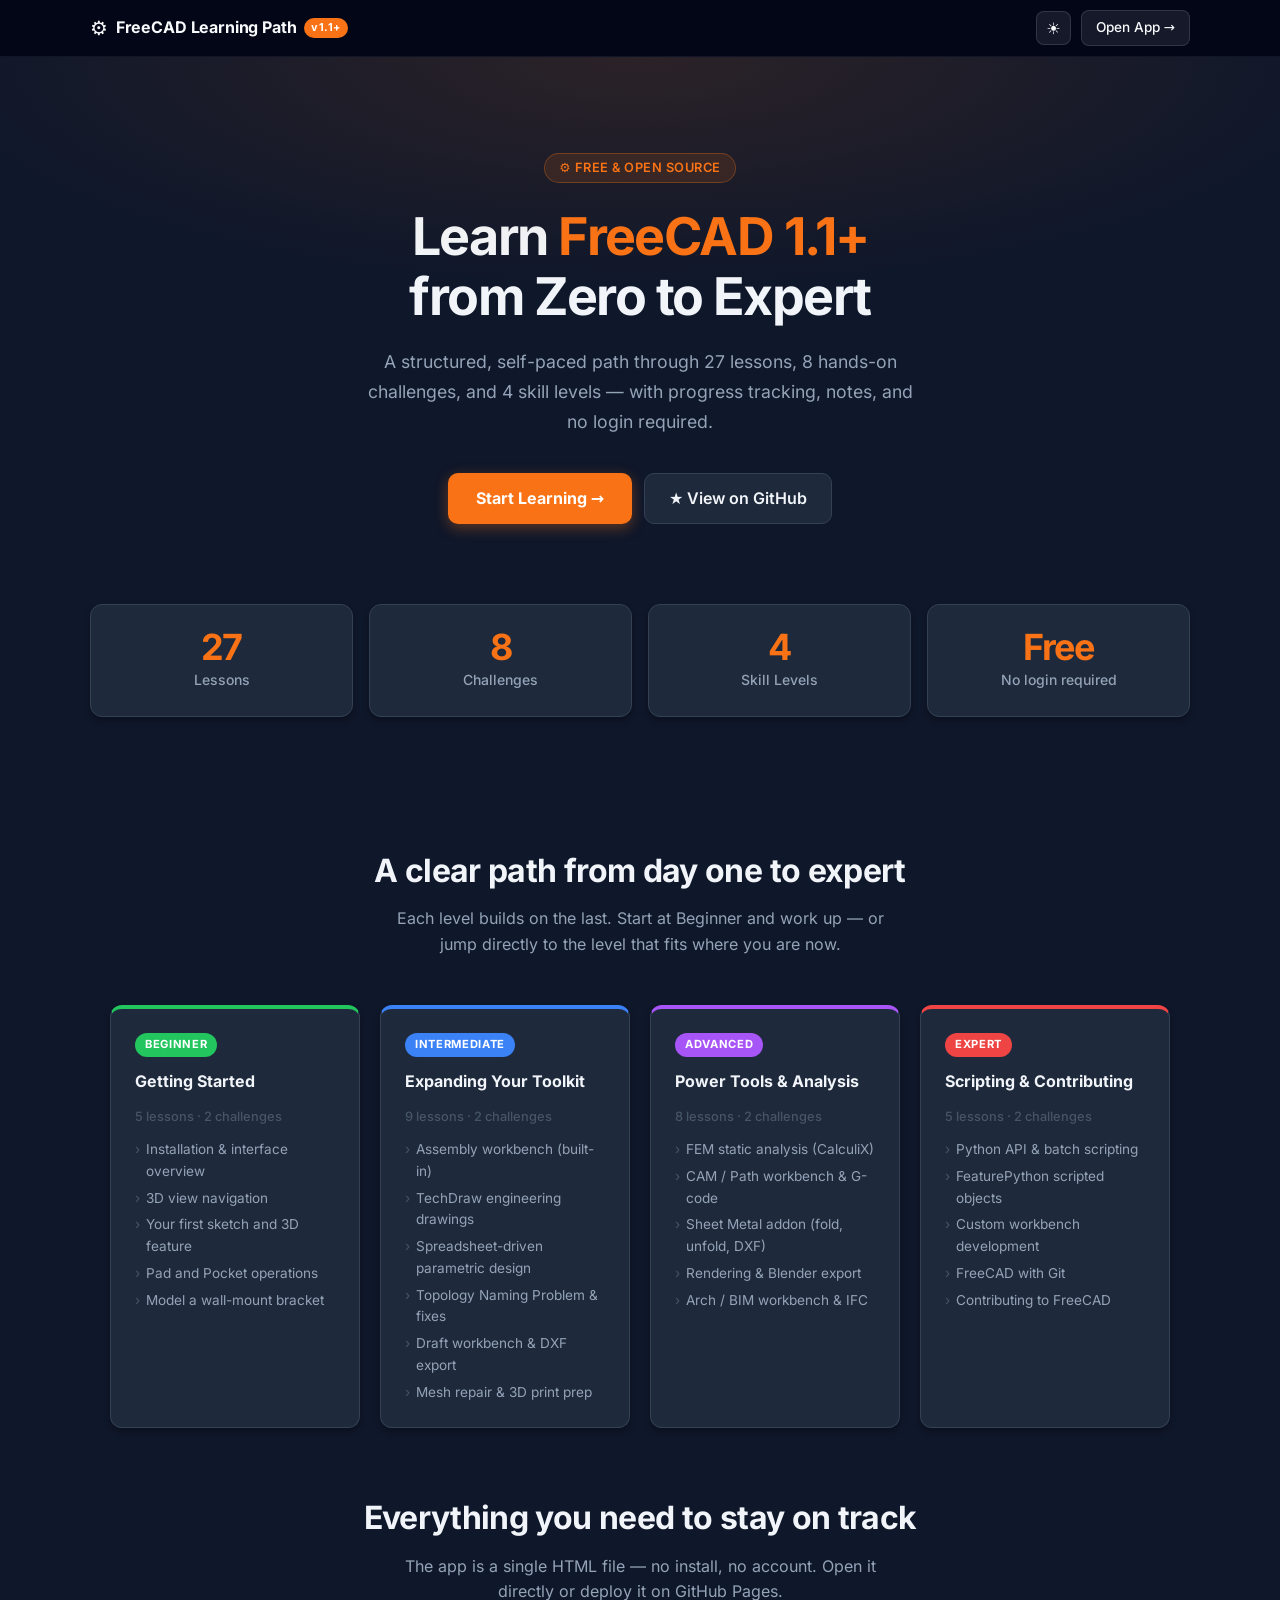
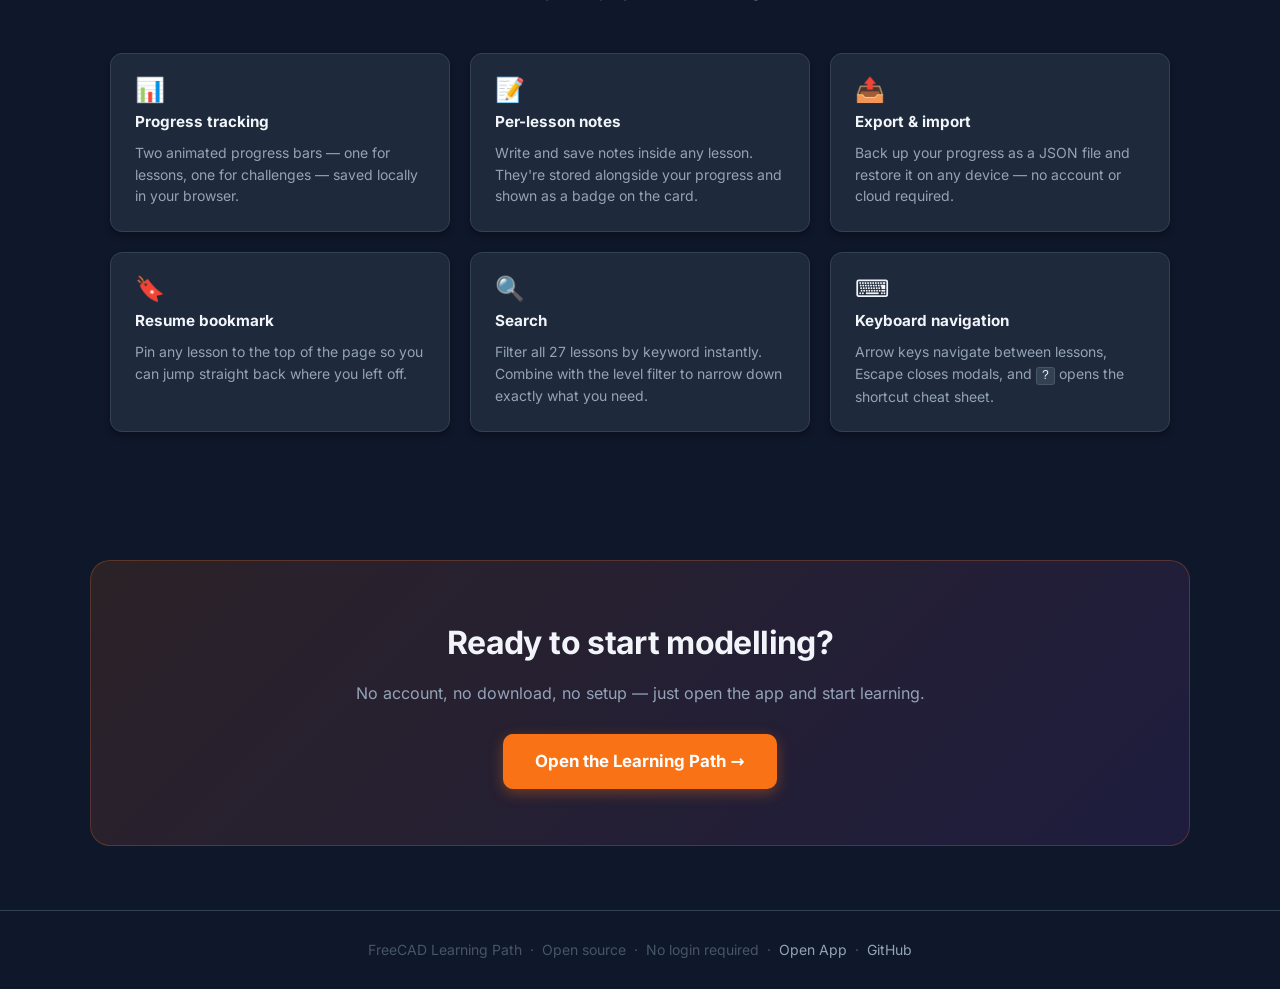
<file: index.html>
<!DOCTYPE html>
<html lang="en" data-theme="dark">
<head>
  <meta charset="UTF-8">
  <meta name="viewport" content="width=device-width, initial-scale=1.0">
  <meta name="description" content="A structured, self-paced FreeCAD learning path from complete beginner to expert. 27 lessons, 8 challenges, 4 skill levels — free and open source.">
  <meta property="og:title" content="FreeCAD Learning Path">
  <meta property="og:description" content="Learn FreeCAD 1.1+ from zero to expert. 27 lessons, 8 challenges, progress tracking, notes, and more — no login required.">
  <meta property="og:type" content="website">
  <title>FreeCAD Learning Path</title>
  <link rel="icon" href="favicon.svg" type="image/svg+xml">
  <script>try{var t=JSON.parse(localStorage.getItem("freecad-lp-v1"));if(t&&t.theme==="light")document.documentElement.setAttribute("data-theme","light");}catch(e){}</script>
  <style>
    /* ── FONTS ─────────────────────────────────────────────────────── */
    @font-face { font-family:'Inter'; font-style:normal; font-weight:400; font-display:swap; src:url('assets/fonts/inter-400.woff2') format('woff2'); }
    @font-face { font-family:'Inter'; font-style:normal; font-weight:500; font-display:swap; src:url('assets/fonts/inter-500.woff2') format('woff2'); }
    @font-face { font-family:'Inter'; font-style:normal; font-weight:600; font-display:swap; src:url('assets/fonts/inter-600.woff2') format('woff2'); }
    @font-face { font-family:'Inter'; font-style:normal; font-weight:700; font-display:swap; src:url('assets/fonts/inter-700.woff2') format('woff2'); }

    /* ── TOKENS ────────────────────────────────────────────────────── */
    :root {
      --orange:      #f97316;
      --orange-dim:  rgba(249,115,22,0.12);
      --orange-dark: #ea6b0a;
      --green:       #22c55e;
      --blue:        #3b82f6;
      --purple:      #a855f7;
      --red:         #ef4444;

      --bg:          #f8fafc;
      --bg-card:     #ffffff;
      --bg-header:   #1e293b;
      --text:        #0f172a;
      --text-2:      #475569;
      --text-3:      #94a3b8;
      --border:      #e2e8f0;

      --font: 'Inter', system-ui, -apple-system, sans-serif;
      --radius: 12px;
      --shadow: 0 4px 6px rgba(0,0,0,0.07), 0 2px 4px rgba(0,0,0,0.05);
      --shadow-lg: 0 10px 24px rgba(0,0,0,0.10);
    }
    [data-theme="dark"] {
      --bg:        #0f172a;
      --bg-card:   #1e293b;
      --bg-header: #020617;
      --text:      #f1f5f9;
      --text-2:    #94a3b8;
      --text-3:    #475569;
      --border:    #334155;
      --shadow:    0 4px 6px rgba(0,0,0,0.30);
      --shadow-lg: 0 10px 24px rgba(0,0,0,0.40);
    }

    /* ── RESET ─────────────────────────────────────────────────────── */
    *, *::before, *::after { box-sizing: border-box; margin: 0; padding: 0; }
    html { scroll-behavior: smooth; }
    body {
      font-family: var(--font);
      font-size: 1rem;
      line-height: 1.6;
      color: var(--text);
      background: var(--bg);
      transition: background 250ms ease, color 250ms ease;
    }
    a { color: var(--orange); text-decoration: none; }
    a:hover { text-decoration: underline; }

    /* ── LAYOUT ────────────────────────────────────────────────────── */
    .wrap { max-width: 1100px; margin: 0 auto; padding: 0 20px; }

    /* ── HEADER ────────────────────────────────────────────────────── */
    .lp-header {
      background: var(--bg-header);
      padding: 0 20px;
      position: sticky;
      top: 0;
      z-index: 50;
      border-bottom: 1px solid rgba(255,255,255,0.06);
    }
    .lp-header-inner {
      max-width: 1100px;
      margin: 0 auto;
      height: 56px;
      display: flex;
      align-items: center;
      justify-content: space-between;
    }
    .lp-brand {
      display: flex;
      align-items: center;
      gap: 8px;
      font-weight: 700;
      font-size: 1rem;
      color: #f8fafc;
      letter-spacing: -0.01em;
    }
    .lp-brand-icon { font-size: 1.25rem; }
    .lp-badge {
      background: var(--orange);
      color: #fff;
      font-size: 0.68rem;
      font-weight: 700;
      padding: 1px 7px;
      border-radius: 9999px;
      letter-spacing: 0.04em;
    }
    .lp-header-actions { display: flex; align-items: center; gap: 10px; }
    .lp-btn-ghost {
      background: rgba(255,255,255,0.08);
      color: #f8fafc;
      border: 1px solid rgba(255,255,255,0.12);
      border-radius: 8px;
      padding: 6px 14px;
      font-size: 0.85rem;
      font-weight: 500;
      cursor: pointer;
      font-family: var(--font);
      transition: background 150ms ease;
      text-decoration: none;
      display: inline-flex;
      align-items: center;
    }
    .lp-btn-ghost:hover { background: rgba(255,255,255,0.15); text-decoration: none; }
    #lpTheme { font-size: 1rem; padding: 6px 9px; }

    /* ── HERO ──────────────────────────────────────────────────────── */
    .hero {
      padding: 96px 20px 80px;
      text-align: center;
      position: relative;
      overflow: hidden;
    }
    .hero::before {
      content: "";
      position: absolute;
      inset: 0;
      background: radial-gradient(ellipse 80% 60% at 50% 0%, rgba(249,115,22,0.12) 0%, transparent 70%);
      pointer-events: none;
    }
    .hero-eyebrow {
      display: inline-flex;
      align-items: center;
      gap: 6px;
      background: var(--orange-dim);
      border: 1px solid rgba(249,115,22,0.3);
      border-radius: 9999px;
      padding: 4px 14px;
      font-size: 0.8rem;
      font-weight: 600;
      color: var(--orange);
      margin-bottom: 24px;
      letter-spacing: 0.04em;
      text-transform: uppercase;
    }
    .hero h1 {
      font-size: clamp(2rem, 5vw, 3.25rem);
      font-weight: 800;
      line-height: 1.15;
      letter-spacing: -0.03em;
      color: var(--text);
      margin-bottom: 20px;
      max-width: 760px;
      margin-left: auto;
      margin-right: auto;
    }
    .hero h1 span { color: var(--orange); }
    .hero-sub {
      font-size: 1.1rem;
      color: var(--text-2);
      max-width: 560px;
      margin: 0 auto 36px;
      line-height: 1.7;
    }
    .hero-ctas {
      display: flex;
      align-items: center;
      justify-content: center;
      gap: 12px;
      flex-wrap: wrap;
    }
    .btn-primary {
      background: var(--orange);
      color: #fff;
      border: none;
      border-radius: 10px;
      padding: 13px 28px;
      font-size: 1rem;
      font-weight: 700;
      cursor: pointer;
      font-family: var(--font);
      text-decoration: none;
      display: inline-flex;
      align-items: center;
      gap: 8px;
      transition: background 150ms ease, transform 150ms ease;
      box-shadow: 0 4px 14px rgba(249,115,22,0.35);
    }
    .btn-primary:hover { background: var(--orange-dark); transform: translateY(-1px); text-decoration: none; }
    .btn-secondary {
      background: var(--bg-card);
      color: var(--text);
      border: 1px solid var(--border);
      border-radius: 10px;
      padding: 12px 24px;
      font-size: 1rem;
      font-weight: 600;
      cursor: pointer;
      font-family: var(--font);
      text-decoration: none;
      display: inline-flex;
      align-items: center;
      gap: 8px;
      transition: all 150ms ease;
    }
    .btn-secondary:hover { border-color: var(--orange); color: var(--orange); text-decoration: none; }

    /* ── STATS ─────────────────────────────────────────────────────── */
    .stats {
      padding: 0 20px 64px;
    }
    .stats-inner {
      max-width: 1100px;
      margin: 0 auto;
      display: grid;
      grid-template-columns: repeat(4, 1fr);
      gap: 16px;
    }
    .stat-card {
      background: var(--bg-card);
      border: 1px solid var(--border);
      border-radius: var(--radius);
      padding: 24px 20px;
      text-align: center;
      box-shadow: var(--shadow);
    }
    .stat-number {
      font-size: 2.25rem;
      font-weight: 800;
      color: var(--orange);
      line-height: 1;
      margin-bottom: 4px;
      letter-spacing: -0.03em;
    }
    .stat-label {
      font-size: 0.875rem;
      color: var(--text-2);
      font-weight: 500;
    }

    /* ── SECTION HEADINGS ──────────────────────────────────────────── */
    .section { padding: 64px 20px; }
    .section-head { text-align: center; margin-bottom: 48px; }
    .section-head h2 {
      font-size: clamp(1.5rem, 3vw, 2rem);
      font-weight: 800;
      letter-spacing: -0.02em;
      color: var(--text);
      margin-bottom: 10px;
    }
    .section-head p { font-size: 1rem; color: var(--text-2); max-width: 500px; margin: 0 auto; }

    /* ── LEVELS GRID ───────────────────────────────────────────────── */
    .levels-grid {
      display: grid;
      grid-template-columns: repeat(4, 1fr);
      gap: 20px;
    }
    .level-card {
      background: var(--bg-card);
      border: 1px solid var(--border);
      border-radius: var(--radius);
      padding: 24px;
      box-shadow: var(--shadow);
      border-top: 4px solid;
      display: flex;
      flex-direction: column;
      gap: 12px;
    }
    .level-card--beginner    { border-top-color: var(--green);  }
    .level-card--intermediate { border-top-color: var(--blue);  }
    .level-card--advanced    { border-top-color: var(--purple); }
    .level-card--expert      { border-top-color: var(--red);    }

    .level-pill {
      display: inline-flex;
      align-items: center;
      padding: 3px 10px;
      border-radius: 9999px;
      font-size: 0.7rem;
      font-weight: 700;
      letter-spacing: 0.06em;
      text-transform: uppercase;
      color: #fff;
      width: fit-content;
    }
    .level-pill--beginner    { background: var(--green);  }
    .level-pill--intermediate { background: var(--blue);  }
    .level-pill--advanced    { background: var(--purple); }
    .level-pill--expert      { background: var(--red);    }

    .level-card-title {
      font-size: 1rem;
      font-weight: 700;
      color: var(--text);
    }
    .level-card-count {
      font-size: 0.8rem;
      color: var(--text-3);
      font-weight: 500;
    }
    .level-topics {
      list-style: none;
      display: flex;
      flex-direction: column;
      gap: 5px;
      flex: 1;
    }
    .level-topics li {
      font-size: 0.85rem;
      color: var(--text-2);
      display: flex;
      align-items: flex-start;
      gap: 6px;
    }
    .level-topics li::before {
      content: "›";
      color: var(--text-3);
      flex-shrink: 0;
      line-height: 1.5;
    }

    /* ── FEATURES GRID ─────────────────────────────────────────────── */
    .features-grid {
      display: grid;
      grid-template-columns: repeat(3, 1fr);
      gap: 20px;
    }
    .feature-card {
      background: var(--bg-card);
      border: 1px solid var(--border);
      border-radius: var(--radius);
      padding: 24px;
      box-shadow: var(--shadow);
      display: flex;
      flex-direction: column;
      gap: 8px;
    }
    .feature-icon { font-size: 1.5rem; line-height: 1; }
    .feature-title { font-size: 0.95rem; font-weight: 700; color: var(--text); }
    .feature-desc { font-size: 0.875rem; color: var(--text-2); line-height: 1.55; }

    /* ── CTA BAND ──────────────────────────────────────────────────── */
    .cta-band {
      padding: 64px 20px;
      text-align: center;
    }
    .cta-inner {
      max-width: 1100px;
      margin: 0 auto;
      background: linear-gradient(135deg, rgba(249,115,22,0.12), rgba(168,85,247,0.10));
      border: 1px solid rgba(249,115,22,0.25);
      border-radius: 20px;
      padding: 56px 40px;
    }
    .cta-band h2 {
      font-size: clamp(1.5rem, 3vw, 2rem);
      font-weight: 800;
      letter-spacing: -0.02em;
      color: var(--text);
      margin-bottom: 12px;
    }
    .cta-band p { font-size: 1rem; color: var(--text-2); margin-bottom: 28px; }

    /* ── FOOTER ────────────────────────────────────────────────────── */
    footer {
      border-top: 1px solid var(--border);
      padding: 28px 20px;
      text-align: center;
      font-size: 0.875rem;
      color: var(--text-3);
    }
    footer a { color: var(--text-2); }
    footer a:hover { color: var(--orange); }

    /* ── KBD ───────────────────────────────────────────────────────── */
    .lp-kbd {
      background: var(--border);
      border: 1px solid var(--text-3);
      border-radius: 3px;
      padding: 1px 5px;
      font-size: 0.75rem;
      color: var(--text);
      font-family: monospace;
    }

    /* ── RESPONSIVE ────────────────────────────────────────────────── */
    @media (max-width: 900px) {
      .stats-inner { grid-template-columns: repeat(2, 1fr); }
      .levels-grid { grid-template-columns: repeat(2, 1fr); }
      .features-grid { grid-template-columns: repeat(2, 1fr); }
    }
    @media (max-width: 600px) {
      .stats-inner { grid-template-columns: repeat(2, 1fr); }
      .levels-grid { grid-template-columns: 1fr; }
      .features-grid { grid-template-columns: 1fr; }
      .hero { padding: 64px 20px 48px; }
      .cta-inner { padding: 40px 24px; }
      .lp-brand span:not(.lp-brand-icon):not(.lp-badge) { display: none; }
    }
  </style>
</head>
<body>

  <!-- HEADER -->
  <header class="lp-header">
    <div class="lp-header-inner">
      <div class="lp-brand">
        <span class="lp-brand-icon">⚙</span>
        <span>FreeCAD Learning Path</span>
        <span class="lp-badge">v1.1+</span>
      </div>
      <div class="lp-header-actions">
        <button id="lpTheme" class="lp-btn-ghost" aria-label="Toggle theme">🌙</button>
        <a href="app.html" class="lp-btn-ghost">Open App →</a>
      </div>
    </div>
  </header>

  <!-- HERO -->
  <section class="hero">
    <div class="hero-eyebrow">⚙ Free &amp; Open Source</div>
    <h1>Learn <span>FreeCAD 1.1+</span><br>from Zero to Expert</h1>
    <!-- UPDATE counts when lessons/challenges change in data.js -->
    <p class="hero-sub">A structured, self-paced path through 27 lessons, 8 hands-on challenges, and 4 skill levels — with progress tracking, notes, and no login required.</p>
    <div class="hero-ctas">
      <a href="app.html" class="btn-primary">Start Learning →</a>
      <a href="#" data-repo-link class="btn-secondary" target="_blank" rel="noopener noreferrer">
        ★ View on GitHub
      </a>
    </div>
  </section>

  <!-- STATS — UPDATE numbers when data.js lesson/challenge count changes -->
  <div class="stats">
    <div class="stats-inner">
      <div class="stat-card">
        <div class="stat-number">27</div>
        <div class="stat-label">Lessons</div>
      </div>
      <div class="stat-card">
        <div class="stat-number">8</div>
        <div class="stat-label">Challenges</div>
      </div>
      <div class="stat-card">
        <div class="stat-number">4</div>
        <div class="stat-label">Skill Levels</div>
      </div>
      <div class="stat-card">
        <div class="stat-number">Free</div>
        <div class="stat-label">No login required</div>
      </div>
    </div>
  </div>

  <!-- LEVELS -->
  <section class="section">
    <div class="wrap">
      <div class="section-head">
        <h2>A clear path from day one to expert</h2>
        <p>Each level builds on the last. Start at Beginner and work up — or jump directly to the level that fits where you are now.</p>
      </div>
      <div class="levels-grid">

        <div class="level-card level-card--beginner">
          <span class="level-pill level-pill--beginner">Beginner</span>
          <div class="level-card-title">Getting Started</div>
          <div class="level-card-count">5 lessons · 2 challenges</div>
          <ul class="level-topics">
            <li>Installation &amp; interface overview</li>
            <li>3D view navigation</li>
            <li>Your first sketch and 3D feature</li>
            <li>Pad and Pocket operations</li>
            <li>Model a wall-mount bracket</li>
          </ul>
        </div>

        <div class="level-card level-card--intermediate">
          <span class="level-pill level-pill--intermediate">Intermediate</span>
          <div class="level-card-title">Expanding Your Toolkit</div>
          <div class="level-card-count">9 lessons · 2 challenges</div>
          <ul class="level-topics">
            <li>Assembly workbench (built-in)</li>
            <li>TechDraw engineering drawings</li>
            <li>Spreadsheet-driven parametric design</li>
            <li>Topology Naming Problem &amp; fixes</li>
            <li>Draft workbench &amp; DXF export</li>
            <li>Mesh repair &amp; 3D print prep</li>
          </ul>
        </div>

        <div class="level-card level-card--advanced">
          <span class="level-pill level-pill--advanced">Advanced</span>
          <div class="level-card-title">Power Tools &amp; Analysis</div>
          <div class="level-card-count">8 lessons · 2 challenges</div>
          <ul class="level-topics">
            <li>FEM static analysis (CalculiX)</li>
            <li>CAM / Path workbench &amp; G-code</li>
            <li>Sheet Metal addon (fold, unfold, DXF)</li>
            <li>Rendering &amp; Blender export</li>
            <li>Arch / BIM workbench &amp; IFC</li>
          </ul>
        </div>

        <div class="level-card level-card--expert">
          <span class="level-pill level-pill--expert">Expert</span>
          <div class="level-card-title">Scripting &amp; Contributing</div>
          <div class="level-card-count">5 lessons · 2 challenges</div>
          <ul class="level-topics">
            <li>Python API &amp; batch scripting</li>
            <li>FeaturePython scripted objects</li>
            <li>Custom workbench development</li>
            <li>FreeCAD with Git</li>
            <li>Contributing to FreeCAD</li>
          </ul>
        </div>

      </div>
    </div>
  </section>

  <!-- FEATURES -->
  <section class="section" style="padding-top:0">
    <div class="wrap">
      <div class="section-head">
        <h2>Everything you need to stay on track</h2>
        <p>The app is a single HTML file — no install, no account. Open it directly or deploy it on GitHub Pages.</p>
      </div>
      <div class="features-grid">

        <div class="feature-card">
          <div class="feature-icon">📊</div>
          <div class="feature-title">Progress tracking</div>
          <div class="feature-desc">Two animated progress bars — one for lessons, one for challenges — saved locally in your browser.</div>
        </div>

        <div class="feature-card">
          <div class="feature-icon">📝</div>
          <div class="feature-title">Per-lesson notes</div>
          <div class="feature-desc">Write and save notes inside any lesson. They're stored alongside your progress and shown as a badge on the card.</div>
        </div>

        <div class="feature-card">
          <div class="feature-icon">📤</div>
          <div class="feature-title">Export &amp; import</div>
          <div class="feature-desc">Back up your progress as a JSON file and restore it on any device — no account or cloud required.</div>
        </div>

        <div class="feature-card">
          <div class="feature-icon">🔖</div>
          <div class="feature-title">Resume bookmark</div>
          <div class="feature-desc">Pin any lesson to the top of the page so you can jump straight back where you left off.</div>
        </div>

        <div class="feature-card">
          <div class="feature-icon">🔍</div>
          <div class="feature-title">Search</div>
          <!-- UPDATE lesson count when data.js changes -->
          <div class="feature-desc">Filter all 27 lessons by keyword instantly. Combine with the level filter to narrow down exactly what you need.</div>
        </div>

        <div class="feature-card">
          <div class="feature-icon">⌨️</div>
          <div class="feature-title">Keyboard navigation</div>
          <div class="feature-desc">Arrow keys navigate between lessons, Escape closes modals, and <kbd class="lp-kbd">?</kbd> opens the shortcut cheat sheet.</div>
        </div>

      </div>
    </div>
  </section>

  <!-- CTA BAND -->
  <div class="cta-band">
    <div class="cta-inner">
      <h2>Ready to start modelling?</h2>
      <p>No account, no download, no setup — just open the app and start learning.</p>
      <a href="app.html" class="btn-primary" style="font-size:1.05rem;padding:14px 32px;">Open the Learning Path →</a>
    </div>
  </div>

  <!-- FOOTER -->
  <footer>
    <p>FreeCAD Learning Path &nbsp;·&nbsp; Open source &nbsp;·&nbsp; No login required &nbsp;·&nbsp;
      <a href="app.html">Open App</a> &nbsp;·&nbsp;
      <a href="#" data-repo-link target="_blank" rel="noopener noreferrer">GitHub</a>
    </p>
  </footer>

  <script>
    // Single source of truth for the repo URL — update here if the repo is renamed/transferred
    const REPO_URL = "https://github.com/Cracksoldier/freecad-learning-path";
    document.querySelectorAll("[data-repo-link]").forEach(a => { a.href = REPO_URL; });

    // Theme toggle — mirrors the app's localStorage key
    const btn = document.getElementById("lpTheme");
    function applyTheme(t) {
      document.documentElement.setAttribute("data-theme", t);
      btn.textContent = t === "dark" ? "☀" : "🌙";
    }
    btn.addEventListener("click", () => {
      const next = document.documentElement.getAttribute("data-theme") === "dark" ? "light" : "dark";
      applyTheme(next);
      try { const s = JSON.parse(localStorage.getItem("freecad-lp-v1") || "{}"); s.theme = next; localStorage.setItem("freecad-lp-v1", JSON.stringify(s)); } catch(e) {}
    });
    // Sync button icon with theme already set by FOUC script in <head>
    btn.textContent = document.documentElement.getAttribute("data-theme") === "dark" ? "☀" : "🌙";
  </script>
</body>
</html>
</file>
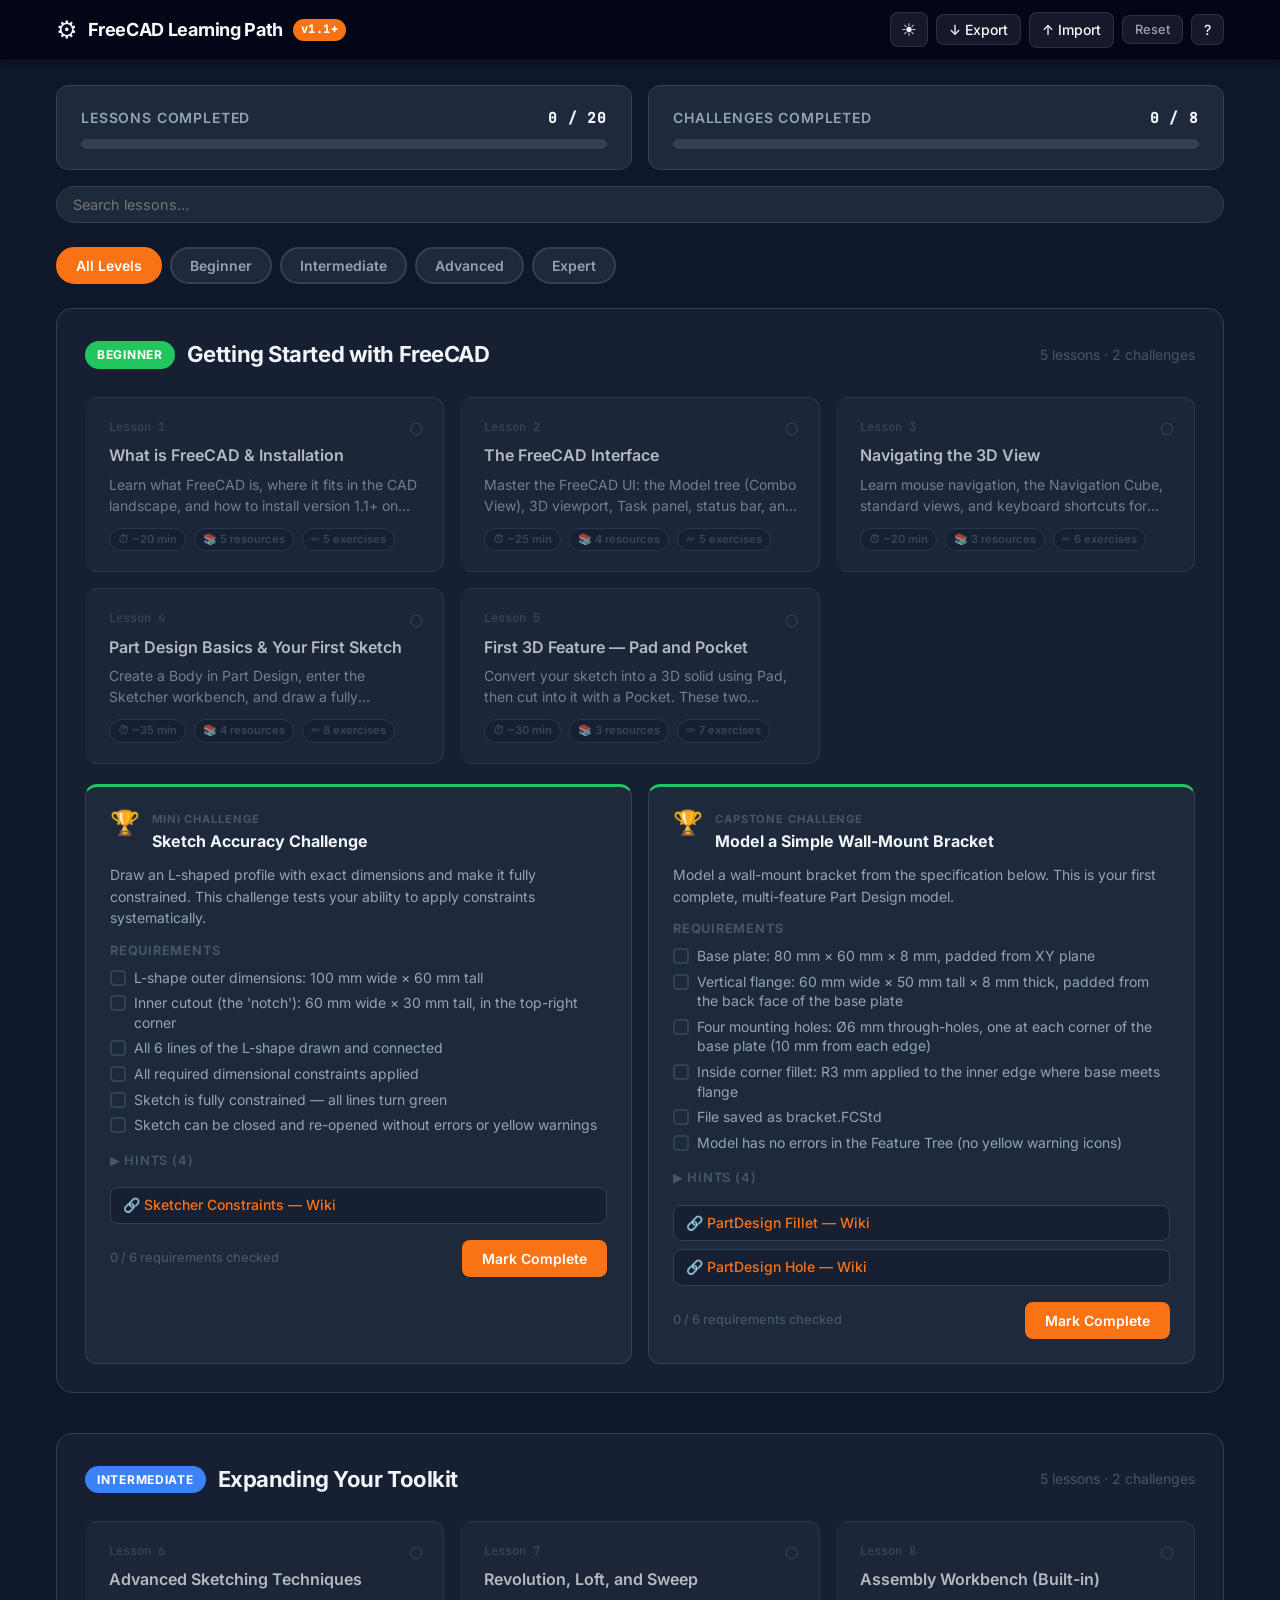
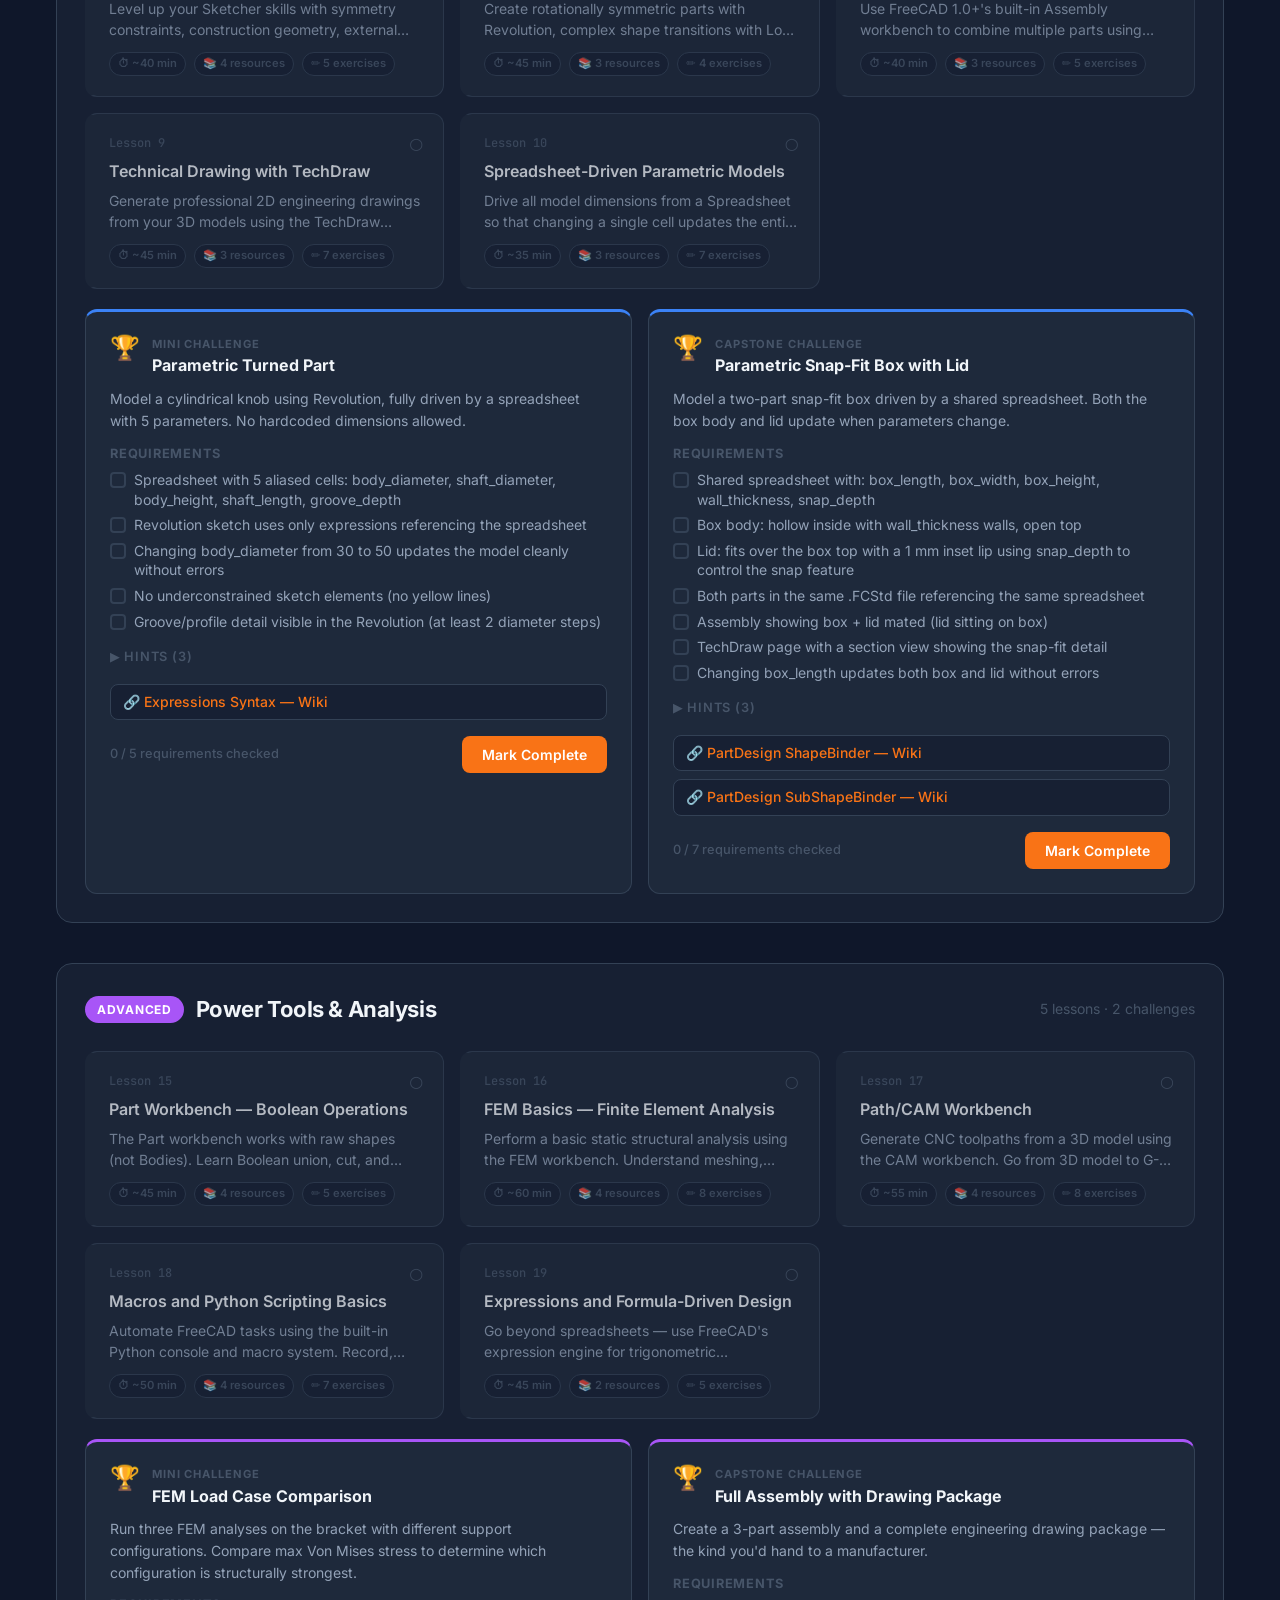
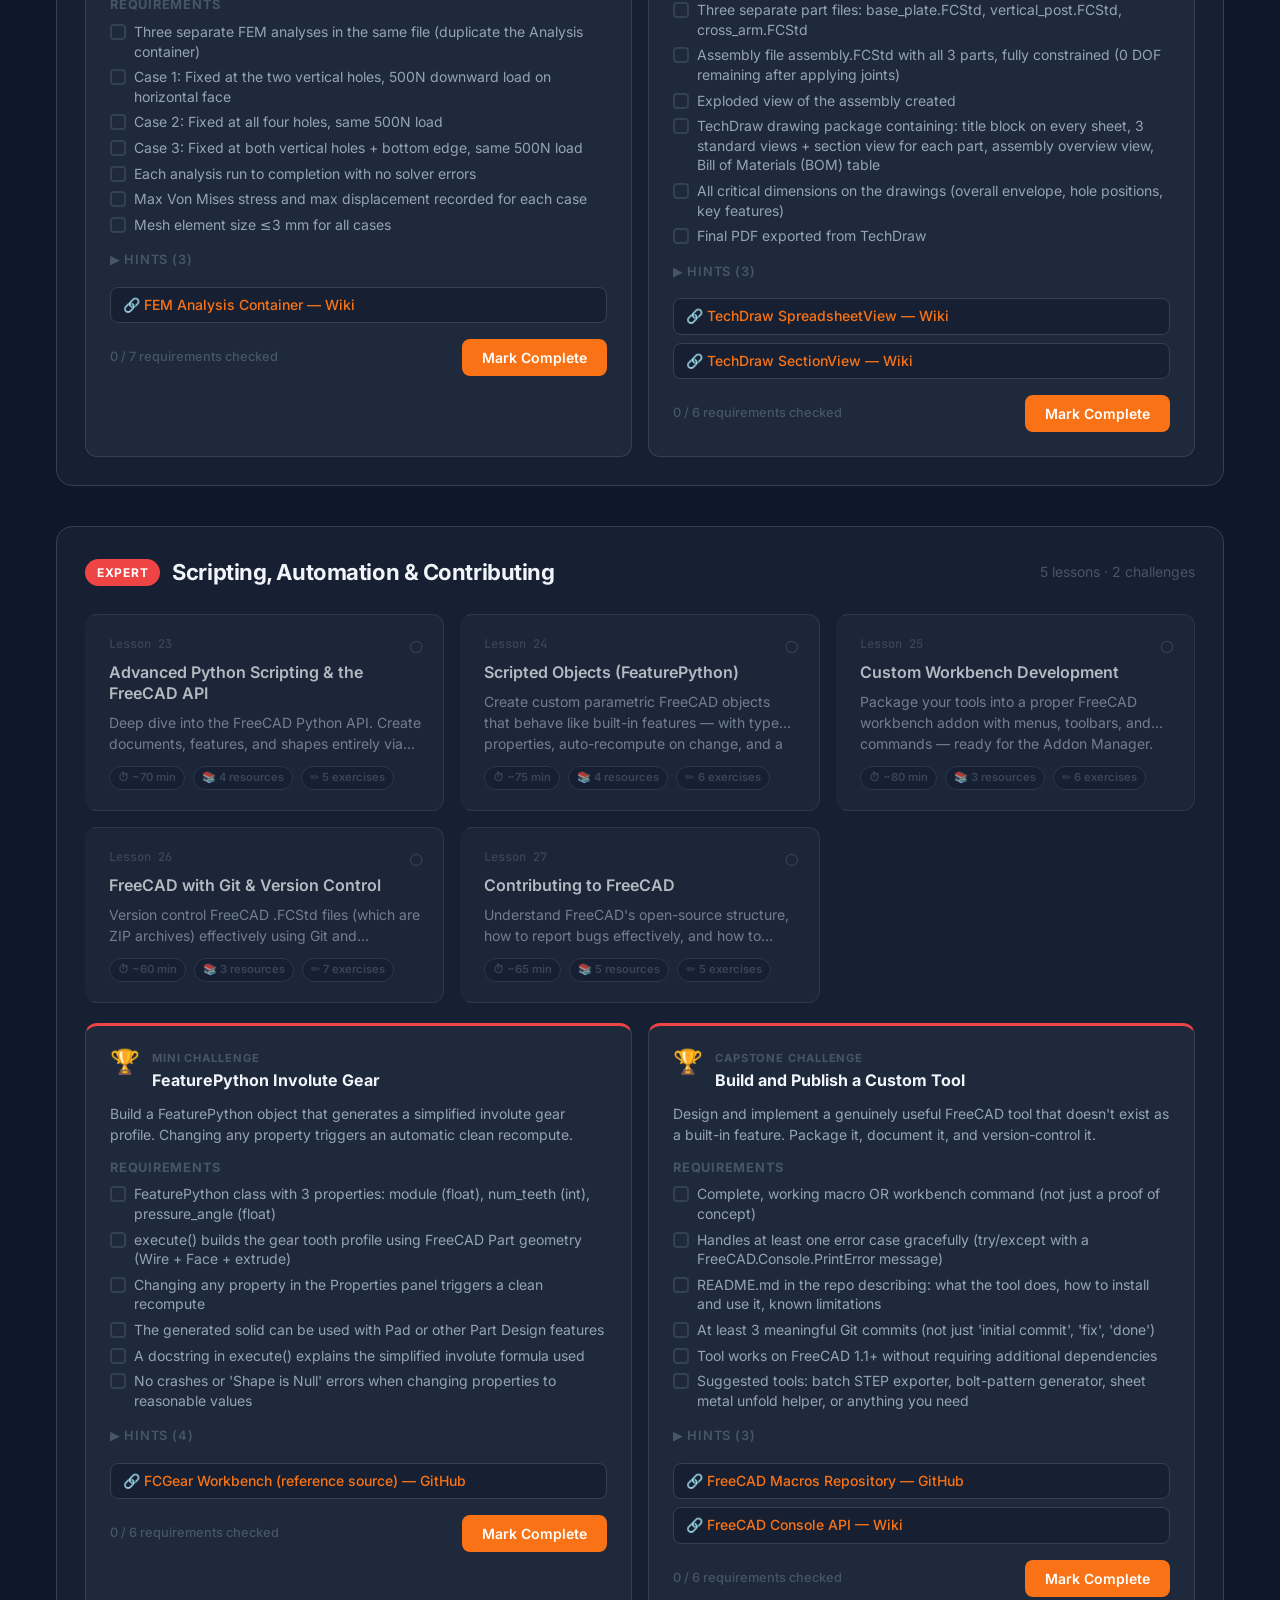
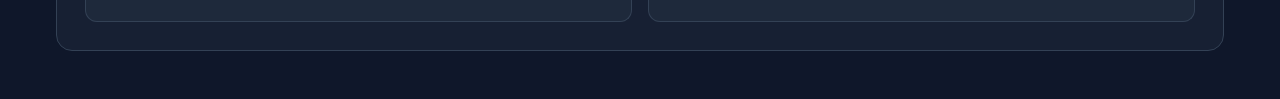
<file: app.html>
<!DOCTYPE html>
<html lang="en" data-theme="dark">
<head>
  <meta charset="UTF-8">
  <meta name="viewport" content="width=device-width, initial-scale=1.0">
  <meta name="description" content="A structured FreeCAD learning path from beginner to expert, covering FreeCAD 1.1+. Track your progress through lessons, exercises, and challenges.">
  <meta property="og:title" content="FreeCAD Learning Path">
  <meta property="og:description" content="Structured path from beginner to expert for FreeCAD 1.1+. Track lessons, exercises, and challenges.">
  <meta property="og:type" content="website">
  <title>FreeCAD Learning Path</title>
  <link rel="icon" href="favicon.svg" type="image/svg+xml">
  <!-- Must run before first paint to avoid theme flash for light-mode users -->
  <script>try{var t=JSON.parse(localStorage.getItem("freecad-lp-v1"));if(t&&t.theme==="light")document.documentElement.setAttribute("data-theme","light");}catch(e){}</script>
  <link rel="stylesheet" href="assets/css/style.css">
</head>
<body>

  <!-- HEADER -->
  <header class="site-header">
    <div class="header-inner">
      <div class="brand">
        <a href="index.html" class="brand-home-link" aria-label="Back to home page">⚙</a>
        <h1 class="brand-title">FreeCAD Learning Path</h1>
        <span class="version-badge">v1.1+</span>
      </div>
      <div class="header-controls">
        <button id="themeToggle" class="btn-icon" aria-label="Toggle theme">🌙</button>
        <button id="exportProgress" class="btn-icon" aria-label="Export progress to file">↓ Export</button>
        <label class="btn-icon" id="importLabel" role="button" tabindex="0" aria-label="↑ Import progress from file" title="Import progress from file">
          ↑ Import
          <input type="file" id="importFile" accept=".json" style="display:none">
        </label>
        <button id="resetProgress" class="btn-icon" aria-label="Reset all progress">Reset</button>
        <button id="shortcutsBtn" class="btn-icon" aria-label="Keyboard shortcuts">?</button>
      </div>
    </div>
  </header>

  <!-- PROGRESS DASHBOARD -->
  <section class="progress-dashboard" aria-label="Your learning progress">
    <div class="progress-card">
      <div class="progress-label">
        <span>Lessons Completed</span>
        <span class="progress-count" id="lessonProgressText">0 / 20</span>
      </div>
      <div class="progress-track" role="progressbar" aria-valuemin="0" aria-valuemax="100" aria-valuenow="0" id="lessonProgressTrack">
        <div class="progress-fill" id="lessonProgressBar"></div>
      </div>
    </div>
    <div class="progress-card">
      <div class="progress-label">
        <span>Challenges Completed</span>
        <span class="progress-count" id="challengeProgressText">0 / 8</span>
      </div>
      <div class="progress-track" role="progressbar" aria-valuemin="0" aria-valuemax="100" aria-valuenow="0" id="challengeProgressTrack">
        <div class="progress-fill progress-fill--challenge" id="challengeProgressBar"></div>
      </div>
    </div>
  </section>

  <!-- RESUME BANNER -->
  <div id="resumeBanner" hidden></div>

  <!-- SEARCH BAR -->
  <div class="search-bar">
    <input type="search" id="searchInput" class="search-input" placeholder="Search lessons…" aria-label="Search lessons">
    <button id="searchClear" class="search-clear" aria-label="Clear search" hidden>✕</button>
  </div>

  <!-- LEVEL FILTER NAV -->
  <nav class="level-nav" aria-label="Filter lessons by level">
    <button class="level-btn active" data-level="all">All Levels</button>
    <button class="level-btn" data-level="beginner">Beginner</button>
    <button class="level-btn" data-level="intermediate">Intermediate</button>
    <button class="level-btn" data-level="advanced">Advanced</button>
    <button class="level-btn" data-level="expert">Expert</button>
  </nav>

  <!-- LEARNING PATH -->
  <main id="learningPath" aria-label="Learning path content"></main>

  <!-- LESSON MODAL -->
  <div class="modal-overlay" id="modalOverlay" role="dialog" aria-modal="true" aria-labelledby="modalTitle" hidden>
    <div class="modal" id="modal">
      <div class="modal-header">
        <div class="modal-meta">
          <span class="modal-level-pill" id="modalLevelPill"></span>
          <span class="modal-lesson-num" id="modalLessonNum"></span>
        </div>
        <button class="modal-close" id="modalClose" aria-label="Close lesson">✕</button>
      </div>
      <h2 class="modal-title" id="modalTitle"></h2>
      <p class="modal-description" id="modalDescription"></p>
      <div class="modal-section">
        <h3>What You'll Learn</h3>
        <ul id="modalObjectives"></ul>
      </div>
      <div class="modal-section">
        <h3>Resources</h3>
        <ul class="resources-list" id="modalResources"></ul>
      </div>
      <div class="modal-section">
        <h3>Exercises</h3>
        <ol id="modalExercises"></ol>
      </div>
      <div class="modal-section">
        <h3>My Notes</h3>
        <textarea id="modalNotes" class="modal-notes" placeholder="Add your notes for this lesson…" rows="4"></textarea>
      </div>
      <div class="modal-footer">
        <button class="btn-bookmark" id="modalBookmarkBtn" aria-label="Bookmark this lesson">📍</button>
        <button class="btn-complete" id="modalCompleteBtn">Mark as Complete</button>
        <button class="btn-nav" id="modalPrevBtn" aria-label="Previous lesson">← Previous</button>
        <button class="btn-nav" id="modalNextBtn" aria-label="Next lesson">Next →</button>
      </div>
    </div>
  </div>

  <!-- KEYBOARD SHORTCUTS OVERLAY -->
  <div class="modal-overlay" id="shortcutsOverlay" role="dialog" aria-modal="true" aria-label="Keyboard shortcuts" hidden>
    <div class="shortcuts-modal">
      <div class="shortcuts-header">
        <h2>Keyboard Shortcuts</h2>
        <button id="shortcutsClose" class="modal-close" aria-label="Close shortcuts">✕</button>
      </div>
      <table class="shortcuts-table">
        <tbody>
          <tr><td><kbd>?</kbd></td><td>Show / hide this cheat sheet</td></tr>
          <tr><td><kbd>Esc</kbd></td><td>Close lesson modal or this overlay</td></tr>
          <tr><td><kbd>←</kbd> <kbd>→</kbd></td><td>Navigate between lessons (modal open)</td></tr>
          <tr><td><kbd>Tab</kbd> / <kbd>Shift+Tab</kbd></td><td>Move focus within modal</td></tr>
          <tr><td><kbd>Enter</kbd> / <kbd>Space</kbd></td><td>Open focused lesson card</td></tr>
        </tbody>
      </table>
    </div>
  </div>

  <!-- TOAST -->
  <div class="toast" id="toast" aria-live="polite" aria-atomic="true"></div>

  <!-- data.js must load before app.js (DATA global used by app.js) -->
  <script src="assets/js/data.js"></script>
  <script src="assets/js/app.js"></script>
</body>
</html>
</file>
<file: assets/css/style.css>
/* =====================================================================
   SELF-HOSTED FONTS
   Run download-fonts.ps1 once to populate assets/fonts/
===================================================================== */
@font-face {
  font-family: 'Inter';
  font-style: normal;
  font-weight: 400;
  font-display: swap;
  src: url('../fonts/inter-400.woff2') format('woff2');
}
@font-face {
  font-family: 'Inter';
  font-style: normal;
  font-weight: 500;
  font-display: swap;
  src: url('../fonts/inter-500.woff2') format('woff2');
}
@font-face {
  font-family: 'Inter';
  font-style: normal;
  font-weight: 600;
  font-display: swap;
  src: url('../fonts/inter-600.woff2') format('woff2');
}
@font-face {
  font-family: 'Inter';
  font-style: normal;
  font-weight: 700;
  font-display: swap;
  src: url('../fonts/inter-700.woff2') format('woff2');
}
@font-face {
  font-family: 'JetBrains Mono';
  font-style: normal;
  font-weight: 400;
  font-display: swap;
  src: url('../fonts/jetbrains-mono-400.woff2') format('woff2');
}
@font-face {
  font-family: 'JetBrains Mono';
  font-style: normal;
  font-weight: 500;
  font-display: swap;
  src: url('../fonts/jetbrains-mono-500.woff2') format('woff2');
}

/* =====================================================================
   DESIGN TOKENS
===================================================================== */
:root {
  --color-primary: #f97316;
  --color-primary-hover: #ea6b0a;
  --color-primary-dim: rgba(249,115,22,0.12);

  --bg-page: #f8fafc;
  --bg-card: #ffffff;
  --bg-card-hover: #f1f5f9;
  --bg-header: #1e293b;
  --bg-modal: #ffffff;
  --bg-overlay: rgba(0,0,0,0.55);
  --bg-level-section: #f1f5f9;

  --text-primary: #0f172a;
  --text-secondary: #475569;
  --text-muted: #94a3b8;
  --text-on-dark: #f8fafc;

  --border: #e2e8f0;
  --border-focus: #f97316;

  --level-beginner: #22c55e;
  --level-intermediate: #3b82f6;
  --level-advanced: #a855f7;
  --level-expert: #ef4444;

  --level-beginner-dim: rgba(34,197,94,0.12);
  --level-intermediate-dim: rgba(59,130,246,0.12);
  --level-advanced-dim: rgba(168,85,247,0.12);
  --level-expert-dim: rgba(239,68,68,0.12);

  --status-locked: #94a3b8;
  --status-progress: #f97316;
  --status-complete: #22c55e;

  --progress-track: #e2e8f0;
  --progress-lesson: #f97316;
  --progress-challenge: #3b82f6;

  --font-body: 'Inter', system-ui, -apple-system, sans-serif;
  --font-mono: 'JetBrains Mono', 'Courier New', monospace;

  --radius-sm: 4px;
  --radius-md: 8px;
  --radius-lg: 12px;
  --radius-xl: 16px;
  --radius-full: 9999px;

  --shadow-sm: 0 1px 2px rgba(0,0,0,0.05);
  --shadow-md: 0 4px 6px rgba(0,0,0,0.07), 0 2px 4px rgba(0,0,0,0.05);
  --shadow-lg: 0 10px 15px rgba(0,0,0,0.10), 0 4px 6px rgba(0,0,0,0.05);
  --shadow-modal: 0 25px 50px rgba(0,0,0,0.25);

  --transition-fast: 150ms ease;
  --transition-base: 250ms ease;
  --transition-slow: 400ms cubic-bezier(0.4,0,0.2,1);
}

[data-theme="dark"] {
  --bg-page: #0f172a;
  --bg-card: #1e293b;
  --bg-card-hover: #263348;
  --bg-header: #020617;
  --bg-modal: #1e293b;
  --bg-overlay: rgba(0,0,0,0.72);
  --bg-level-section: #172033;

  --text-primary: #f1f5f9;
  --text-secondary: #94a3b8;
  --text-muted: #475569;

  --border: #334155;
  --progress-track: #334155;

  --shadow-md: 0 4px 6px rgba(0,0,0,0.30);
  --shadow-lg: 0 10px 15px rgba(0,0,0,0.40);
  --shadow-modal: 0 25px 50px rgba(0,0,0,0.60);
}

/* =====================================================================
   RESET & BASE
===================================================================== */
*, *::before, *::after { box-sizing: border-box; margin: 0; padding: 0; }

html { scroll-behavior: smooth; }

body {
  font-family: var(--font-body);
  font-size: 1rem;
  line-height: 1.6;
  color: var(--text-primary);
  background: var(--bg-page);
  transition: background var(--transition-base), color var(--transition-base);
  min-height: 100vh;
}

body.modal-open { overflow: hidden; }

a {
  color: var(--color-primary);
  text-decoration: none;
}
a:hover { text-decoration: underline; }

ul, ol { padding-left: 1.25rem; }

button {
  cursor: pointer;
  font-family: var(--font-body);
  border: none;
  background: none;
}

/* =====================================================================
   LAYOUT WRAPPER
===================================================================== */
.page-wrap {
  max-width: 1200px;
  margin: 0 auto;
  padding: 0 16px;
}

/* =====================================================================
   HEADER
===================================================================== */
.site-header {
  background: var(--bg-header);
  position: sticky;
  top: 0;
  z-index: 100;
  border-bottom: 1px solid rgba(255,255,255,0.06);
  box-shadow: var(--shadow-md);
}

.header-inner {
  max-width: 1200px;
  margin: 0 auto;
  padding: 0 16px;
  height: 60px;
  display: flex;
  align-items: center;
  justify-content: space-between;
  gap: 16px;
}

.brand {
  display: flex;
  align-items: center;
  gap: 10px;
}

.brand-icon,
.brand-home-link {
  font-size: 1.5rem;
  line-height: 1;
}
.brand-home-link {
  color: inherit;
  text-decoration: none;
  transition: opacity 150ms ease;
}
.brand-home-link:hover { opacity: 0.75; text-decoration: none; }

.brand-title {
  font-size: 1.125rem;
  font-weight: 700;
  color: var(--text-on-dark);
  letter-spacing: -0.02em;
}

.version-badge {
  background: var(--color-primary);
  color: #fff;
  font-size: 0.7rem;
  font-weight: 700;
  padding: 2px 8px;
  border-radius: var(--radius-full);
  letter-spacing: 0.04em;
  font-family: var(--font-mono);
}

.header-controls {
  display: flex;
  align-items: center;
  gap: 8px;
}

.btn-icon {
  background: rgba(255,255,255,0.08);
  color: var(--text-on-dark);
  border-radius: var(--radius-md);
  padding: 6px 12px;
  font-size: 0.875rem;
  font-weight: 500;
  transition: background var(--transition-fast);
  border: 1px solid rgba(255,255,255,0.1);
}

.btn-icon:hover { background: rgba(255,255,255,0.15); }

label.btn-icon {
  display: inline-flex;
  align-items: center;
  cursor: pointer;
  user-select: none;
}

#themeToggle { font-size: 1.1rem; padding: 6px 10px; }

#resetProgress {
  font-size: 0.8rem;
  color: rgba(255,255,255,0.6);
}
#resetProgress:hover { color: #ef4444; background: rgba(239,68,68,0.12); }

/* =====================================================================
   PROGRESS DASHBOARD
===================================================================== */
.progress-dashboard {
  max-width: 1200px;
  margin: 24px auto 0;
  padding: 0 16px;
  display: grid;
  grid-template-columns: 1fr 1fr;
  gap: 16px;
}

.progress-card {
  background: var(--bg-card);
  border: 1px solid var(--border);
  border-radius: var(--radius-lg);
  padding: 20px 24px;
  box-shadow: var(--shadow-sm);
  transition: background var(--transition-base), border-color var(--transition-base);
}

.progress-label {
  display: flex;
  justify-content: space-between;
  align-items: baseline;
  margin-bottom: 10px;
  font-size: 0.875rem;
  font-weight: 600;
  color: var(--text-secondary);
  text-transform: uppercase;
  letter-spacing: 0.06em;
}

.progress-count {
  font-family: var(--font-mono);
  font-size: 0.9rem;
  color: var(--text-primary);
  font-weight: 700;
}

.progress-track {
  background: var(--progress-track);
  border-radius: var(--radius-full);
  height: 10px;
  overflow: hidden;
}

.progress-fill {
  height: 100%;
  border-radius: var(--radius-full);
  background: linear-gradient(90deg, #f97316, #fb923c);
  width: 0%;
  transition: width var(--transition-slow);
}

.progress-fill--challenge {
  background: linear-gradient(90deg, #3b82f6, #60a5fa);
}

.congrats-banner {
  grid-column: 1 / -1;
  background: linear-gradient(135deg, #f97316, #a855f7);
  color: #fff;
  border-radius: var(--radius-lg);
  padding: 16px 24px;
  text-align: center;
  font-weight: 600;
  font-size: 1rem;
  letter-spacing: 0.01em;
}

/* =====================================================================
   LEVEL NAV
===================================================================== */
.level-nav {
  max-width: 1200px;
  margin: 24px auto 0;
  padding: 0 16px;
  display: flex;
  gap: 8px;
  flex-wrap: wrap;
}

.level-btn {
  padding: 8px 18px;
  border-radius: var(--radius-full);
  font-size: 0.875rem;
  font-weight: 600;
  border: 2px solid var(--border);
  color: var(--text-secondary);
  background: var(--bg-card);
  transition: all var(--transition-fast);
}

.level-btn:hover {
  border-color: var(--color-primary);
  color: var(--color-primary);
}

.level-btn.active {
  background: var(--color-primary);
  border-color: var(--color-primary);
  color: #fff;
}

.level-btn[data-level="beginner"].active    { background: var(--level-beginner);      border-color: var(--level-beginner); }
.level-btn[data-level="intermediate"].active { background: var(--level-intermediate); border-color: var(--level-intermediate); }
.level-btn[data-level="advanced"].active    { background: var(--level-advanced);      border-color: var(--level-advanced); }
.level-btn[data-level="expert"].active      { background: var(--level-expert);        border-color: var(--level-expert); }

/* =====================================================================
   LEARNING PATH — SECTIONS
===================================================================== */
#learningPath {
  max-width: 1200px;
  margin: 24px auto 48px;
  padding: 0 16px;
  display: flex;
  flex-direction: column;
  gap: 40px;
}

.level-section {
  background: var(--bg-level-section);
  border: 1px solid var(--border);
  border-radius: var(--radius-xl);
  padding: 28px;
  transition: background var(--transition-base);
}

.level-header {
  display: flex;
  align-items: center;
  gap: 12px;
  margin-bottom: 24px;
  flex-wrap: wrap;
}

.level-pill {
  padding: 4px 12px;
  border-radius: var(--radius-full);
  font-size: 0.75rem;
  font-weight: 700;
  letter-spacing: 0.06em;
  text-transform: uppercase;
  color: #fff;
}

.level-pill--beginner    { background: var(--level-beginner); }
.level-pill--intermediate { background: var(--level-intermediate); }
.level-pill--advanced    { background: var(--level-advanced); }
.level-pill--expert      { background: var(--level-expert); }

.level-title {
  font-size: 1.375rem;
  font-weight: 700;
  color: var(--text-primary);
  letter-spacing: -0.02em;
}

.level-subtitle {
  font-size: 0.875rem;
  color: var(--text-muted);
  margin-left: auto;
}

/* =====================================================================
   LESSONS GRID
===================================================================== */
.lessons-grid {
  display: grid;
  grid-template-columns: repeat(auto-fill, minmax(290px, 1fr));
  gap: 16px;
  margin-bottom: 20px;
}

/* =====================================================================
   LESSON CARD
===================================================================== */
.lesson-card {
  background: var(--bg-card);
  border: 1px solid var(--border);
  border-radius: var(--radius-lg);
  padding: 20px;
  cursor: pointer;
  position: relative;
  transition: transform var(--transition-fast), box-shadow var(--transition-fast), background var(--transition-base), border-color var(--transition-base);
  display: flex;
  flex-direction: column;
  gap: 8px;
  border-left: 4px solid transparent;
}

.lesson-card:hover {
  transform: translateY(-2px);
  box-shadow: var(--shadow-lg);
  background: var(--bg-card-hover);
}

.lesson-card[data-status="complete"] {
  border-left-color: var(--status-complete);
}

.lesson-card[data-status="in-progress"] {
  border-left-color: var(--status-progress);
}

.lesson-card[data-status="locked"] {
  opacity: 0.72;
}

.card-top {
  display: flex;
  justify-content: space-between;
  align-items: center;
}

.card-num {
  font-family: var(--font-mono);
  font-size: 0.75rem;
  color: var(--text-muted);
  font-weight: 500;
}

.card-status-icon {
  font-size: 1rem;
  line-height: 1;
}

.card-title {
  font-size: 1rem;
  font-weight: 600;
  color: var(--text-primary);
  line-height: 1.3;
}

.card-desc {
  font-size: 0.875rem;
  color: var(--text-secondary);
  display: -webkit-box;
  -webkit-line-clamp: 2;
  -webkit-box-orient: vertical;
  overflow: hidden;
  line-height: 1.5;
  flex: 1;
}

.card-meta {
  display: flex;
  gap: 8px;
  margin-top: 4px;
}

.card-badge {
  font-size: 0.7rem;
  font-weight: 600;
  padding: 2px 8px;
  border-radius: var(--radius-full);
  background: var(--bg-level-section);
  color: var(--text-muted);
  border: 1px solid var(--border);
}

/* =====================================================================
   CHALLENGE CARD
===================================================================== */
.challenge-cards {
  display: grid;
  grid-template-columns: repeat(auto-fill, minmax(400px, 1fr));
  gap: 16px;
}

.challenge-card {
  background: var(--bg-card);
  border: 1px solid var(--border);
  border-radius: var(--radius-lg);
  padding: 24px;
  border-top: 3px solid;
  transition: background var(--transition-base), border-color var(--transition-base);
  display: flex;
  flex-direction: column;
  gap: 12px;
}

.challenge-card--beginner    { border-top-color: var(--level-beginner); }
.challenge-card--intermediate { border-top-color: var(--level-intermediate); }
.challenge-card--advanced    { border-top-color: var(--level-advanced); }
.challenge-card--expert      { border-top-color: var(--level-expert); }

.challenge-card-header {
  display: flex;
  align-items: flex-start;
  gap: 12px;
}

.challenge-icon {
  font-size: 1.5rem;
  line-height: 1;
  flex-shrink: 0;
}

.challenge-type-label {
  font-size: 0.7rem;
  font-weight: 700;
  text-transform: uppercase;
  letter-spacing: 0.08em;
  color: var(--text-muted);
  margin-bottom: 2px;
}

.challenge-title {
  font-size: 1rem;
  font-weight: 700;
  color: var(--text-primary);
  line-height: 1.3;
}

.challenge-desc {
  font-size: 0.875rem;
  color: var(--text-secondary);
  line-height: 1.55;
}

.challenge-requirements {
  font-size: 0.875rem;
  color: var(--text-secondary);
  display: flex;
  flex-direction: column;
  gap: 6px;
}

.challenge-req-item {
  display: flex;
  align-items: flex-start;
  gap: 8px;
  cursor: pointer;
  line-height: 1.4;
}

.req-checkbox {
  width: 16px;
  height: 16px;
  border: 2px solid var(--border);
  border-radius: var(--radius-sm);
  flex-shrink: 0;
  margin-top: 2px;
  display: flex;
  align-items: center;
  justify-content: center;
  font-size: 0.65rem;
  transition: all var(--transition-fast);
}

.req-checkbox.checked {
  background: var(--status-complete);
  border-color: var(--status-complete);
  color: #fff;
}

.challenge-card-footer {
  display: flex;
  align-items: center;
  justify-content: space-between;
  gap: 12px;
  margin-top: 4px;
  flex-wrap: wrap;
}

.challenge-status {
  font-size: 0.8rem;
  color: var(--text-muted);
  font-weight: 500;
}

.challenge-status.done {
  color: var(--status-complete);
  font-weight: 700;
}

.btn-challenge-complete {
  padding: 8px 18px;
  border-radius: var(--radius-md);
  font-size: 0.875rem;
  font-weight: 600;
  background: var(--color-primary);
  color: #fff;
  transition: all var(--transition-fast);
  border: 2px solid transparent;
}

.btn-challenge-complete:hover {
  background: var(--color-primary-hover);
  transform: translateY(-1px);
}

.btn-challenge-complete.completed {
  background: transparent;
  border-color: var(--status-complete);
  color: var(--status-complete);
  cursor: default;
}

.btn-challenge-complete.completed:hover {
  transform: none;
}

/* =====================================================================
   MODAL
===================================================================== */
.modal-overlay {
  position: fixed;
  inset: 0;
  background: var(--bg-overlay);
  z-index: 200;
  display: flex;
  align-items: center;
  justify-content: center;
  padding: 16px;
  backdrop-filter: blur(4px);
  animation: overlayIn var(--transition-base) ease;
}

@keyframes overlayIn {
  from { opacity: 0; }
  to   { opacity: 1; }
}

.modal-overlay[hidden] { display: none; }

.modal {
  background: var(--bg-modal);
  border: 1px solid var(--border);
  border-radius: var(--radius-xl);
  max-width: 680px;
  width: 100%;
  max-height: 88vh;
  overflow-y: auto;
  box-shadow: var(--shadow-modal);
  animation: modalIn var(--transition-base) ease;
  transition: background var(--transition-base);
}

@keyframes modalIn {
  from { transform: translateY(16px); opacity: 0; }
  to   { transform: translateY(0);    opacity: 1; }
}

.modal-header {
  display: flex;
  align-items: center;
  justify-content: space-between;
  padding: 20px 24px 0;
}

.modal-meta {
  display: flex;
  align-items: center;
  gap: 8px;
}

.modal-level-pill {
  font-size: 0.7rem;
  font-weight: 700;
  letter-spacing: 0.06em;
  text-transform: uppercase;
  padding: 3px 10px;
  border-radius: var(--radius-full);
  color: #fff;
}

.modal-lesson-num {
  font-family: var(--font-mono);
  font-size: 0.75rem;
  color: var(--text-muted);
}

.modal-close {
  width: 32px;
  height: 32px;
  border-radius: var(--radius-md);
  font-size: 1rem;
  color: var(--text-muted);
  background: var(--bg-level-section);
  border: 1px solid var(--border);
  transition: all var(--transition-fast);
  display: flex;
  align-items: center;
  justify-content: center;
}

.modal-close:hover {
  background: #ef4444;
  color: #fff;
  border-color: #ef4444;
}

.modal-title {
  padding: 16px 24px 0;
  font-size: 1.375rem;
  font-weight: 700;
  color: var(--text-primary);
  line-height: 1.25;
  letter-spacing: -0.02em;
}

.modal-description {
  padding: 10px 24px 0;
  font-size: 0.9375rem;
  color: var(--text-secondary);
  line-height: 1.65;
}

.modal-section {
  padding: 20px 24px 0;
}

.modal-section h3 {
  font-size: 0.8rem;
  font-weight: 700;
  text-transform: uppercase;
  letter-spacing: 0.08em;
  color: var(--text-muted);
  margin-bottom: 12px;
}

.modal-section ul,
.modal-section ol {
  display: flex;
  flex-direction: column;
  gap: 8px;
}

.modal-section li {
  font-size: 0.9rem;
  color: var(--text-secondary);
  line-height: 1.55;
}

.resource-link {
  display: inline-flex;
  align-items: center;
  gap: 6px;
  padding: 6px 12px;
  background: var(--bg-level-section);
  border: 1px solid var(--border);
  border-radius: var(--radius-md);
  font-size: 0.875rem;
  font-weight: 500;
  color: var(--color-primary);
  text-decoration: none;
  transition: all var(--transition-fast);
}

.resource-link:hover {
  background: var(--color-primary-dim);
  border-color: var(--color-primary);
  text-decoration: none;
}

.resources-list {
  display: flex;
  flex-direction: column;
  gap: 8px;
  padding-left: 0 !important;
  list-style: none !important;
}

.modal-footer {
  padding: 20px 24px 24px;
  display: flex;
  gap: 10px;
  align-items: center;
  flex-wrap: wrap;
  border-top: 1px solid var(--border);
  margin-top: 24px;
}

.btn-complete {
  padding: 10px 20px;
  border-radius: var(--radius-md);
  font-size: 0.875rem;
  font-weight: 700;
  background: var(--color-primary);
  color: #fff;
  transition: all var(--transition-fast);
  margin-right: auto;
}

.btn-complete:hover { background: var(--color-primary-hover); }

.btn-complete.completed {
  background: transparent;
  border: 2px solid var(--status-complete);
  color: var(--status-complete);
}

.btn-complete.completed:hover { background: rgba(34,197,94,0.1); }

.btn-nav {
  padding: 10px 16px;
  border-radius: var(--radius-md);
  font-size: 0.875rem;
  font-weight: 600;
  border: 2px solid var(--border);
  color: var(--text-secondary);
  background: var(--bg-card);
  transition: all var(--transition-fast);
}

.btn-nav:hover:not(:disabled) {
  border-color: var(--color-primary);
  color: var(--color-primary);
}

.btn-nav:disabled {
  opacity: 0.3;
  cursor: not-allowed;
}

/* =====================================================================
   MODAL NOTES
===================================================================== */
.modal-notes {
  width: 100%;
  min-height: 80px;
  background: var(--bg-level-section);
  border: 1px solid var(--border);
  border-radius: var(--radius-md);
  color: var(--text-primary);
  font-family: var(--font-body);
  font-size: 0.9rem;
  padding: 10px 12px;
  resize: vertical;
  transition: border-color var(--transition-fast);
}
.modal-notes:focus {
  outline: none;
  border-color: var(--border-focus);
}

/* =====================================================================
   MODAL BOOKMARK BUTTON
===================================================================== */
.btn-bookmark {
  background: none;
  border: 2px solid var(--border);
  border-radius: var(--radius-md);
  font-size: 1.1rem;
  cursor: pointer;
  padding: 8px 10px;
  line-height: 1;
  transition: all var(--transition-fast);
  color: var(--text-muted);
}
.btn-bookmark:hover, .btn-bookmark.bookmarked {
  border-color: var(--color-primary);
  color: var(--color-primary);
}

/* =====================================================================
   RESUME BANNER
===================================================================== */
#resumeBanner {
  max-width: 1200px;
  margin: 16px auto 0;
  padding: 0 16px;
}
.resume-banner-inner {
  background: var(--color-primary-dim);
  border: 1px solid var(--color-primary);
  border-radius: var(--radius-lg);
  padding: 12px 20px;
  display: flex;
  align-items: center;
  gap: 10px;
  cursor: pointer;
  font-size: 0.9rem;
  color: var(--text-primary);
  font-weight: 500;
  transition: filter var(--transition-fast);
}
.resume-banner-inner:hover { filter: brightness(1.05); }
.resume-lesson-title { flex: 1; }
.resume-arrow { color: var(--color-primary); font-weight: 700; }

/* =====================================================================
   SEARCH BAR
===================================================================== */
.search-bar {
  max-width: 1200px;
  margin: 16px auto 0;
  padding: 0 16px;
  position: relative;
  display: flex;
  align-items: center;
}
.search-input {
  width: 100%;
  background: var(--bg-card);
  border: 1px solid var(--border);
  border-radius: var(--radius-full);
  color: var(--text-primary);
  font-family: var(--font-body);
  font-size: 0.9rem;
  padding: 9px 40px 9px 16px;
  transition: border-color var(--transition-fast);
}
.search-input:focus { outline: none; border-color: var(--border-focus); }
.search-clear {
  position: absolute;
  right: 28px;
  background: none;
  border: none;
  color: var(--text-muted);
  font-size: 0.9rem;
  cursor: pointer;
  padding: 4px 6px;
  border-radius: var(--radius-sm);
}
.search-clear:hover { color: var(--text-primary); background: var(--bg-card-hover); }
mark {
  background: rgba(249,115,22,0.25);
  color: inherit;
  border-radius: 2px;
  padding: 0 1px;
}

/* =====================================================================
   KEYBOARD SHORTCUTS OVERLAY
===================================================================== */
.shortcuts-modal {
  background: var(--bg-modal);
  border: 1px solid var(--border);
  border-radius: var(--radius-xl);
  max-width: 480px;
  width: 100%;
  box-shadow: var(--shadow-modal);
  animation: modalIn var(--transition-base) ease;
  transition: background var(--transition-base);
}
.shortcuts-header {
  display: flex;
  align-items: center;
  justify-content: space-between;
  padding: 20px 24px 16px;
  border-bottom: 1px solid var(--border);
}
.shortcuts-header h2 {
  font-size: 1.125rem;
  font-weight: 700;
  color: var(--text-primary);
}
.shortcuts-table {
  width: 100%;
  border-collapse: collapse;
  font-size: 0.9rem;
  padding: 8px 0;
}
.shortcuts-table td {
  padding: 10px 24px;
  color: var(--text-secondary);
  border-bottom: 1px solid var(--border);
}
.shortcuts-table tr:last-child td { border-bottom: none; }
.shortcuts-table td:first-child {
  white-space: nowrap;
  width: 1%;
  padding-right: 16px;
}
kbd {
  background: var(--bg-level-section);
  border: 1px solid var(--border);
  border-radius: var(--radius-sm);
  padding: 2px 7px;
  font-family: var(--font-mono);
  font-size: 0.78rem;
  color: var(--text-primary);
}

/* =====================================================================
   TOAST
===================================================================== */
.toast {
  position: fixed;
  bottom: 24px;
  right: 24px;
  z-index: 300;
  background: var(--bg-header);
  color: var(--text-on-dark);
  padding: 12px 20px;
  border-radius: var(--radius-lg);
  font-size: 0.875rem;
  font-weight: 600;
  box-shadow: var(--shadow-lg);
  border: 1px solid rgba(255,255,255,0.1);
  transform: translateY(80px);
  opacity: 0;
  transition: transform var(--transition-base), opacity var(--transition-base);
  pointer-events: none;
  max-width: 320px;
}

.toast.toast--visible {
  transform: translateY(0);
  opacity: 1;
}

/* =====================================================================
   EMPTY STATE
===================================================================== */
.empty-state {
  text-align: center;
  padding: 48px 24px;
  color: var(--text-muted);
  font-size: 0.9rem;
}

/* =====================================================================
   RESPONSIVE
===================================================================== */
@media (max-width: 768px) {
  .progress-dashboard { grid-template-columns: 1fr 1fr; }
  .lessons-grid { grid-template-columns: repeat(auto-fill, minmax(240px, 1fr)); }
  .challenge-cards { grid-template-columns: 1fr; }
  .modal { max-height: 92vh; border-radius: var(--radius-lg) var(--radius-lg) 0 0; align-self: flex-end; margin-top: auto; }
  .modal-overlay { align-items: flex-end; padding: 0; }
  .level-subtitle { display: none; }
  .brand-title { font-size: 1rem; }
}

@media (max-width: 560px) {
  .progress-dashboard { grid-template-columns: 1fr; }
  .header-inner { height: auto; min-height: 52px; padding: 6px 16px; flex-wrap: wrap; }
  .brand-title { display: none; }
  .header-controls { flex-wrap: wrap; gap: 4px; }
  .btn-icon { font-size: 0.75rem; padding: 5px 9px; }
  #themeToggle { font-size: 0.95rem; padding: 5px 8px; }
  .lessons-grid { grid-template-columns: 1fr; }
  .level-section { padding: 20px 16px; }
}

@media print {
  .site-header, .level-nav, .modal-overlay, .toast, #resetProgress, #themeToggle { display: none !important; }
  .lessons-grid { grid-template-columns: 1fr 1fr; }
  .lesson-card { break-inside: avoid; }
}
</file>
